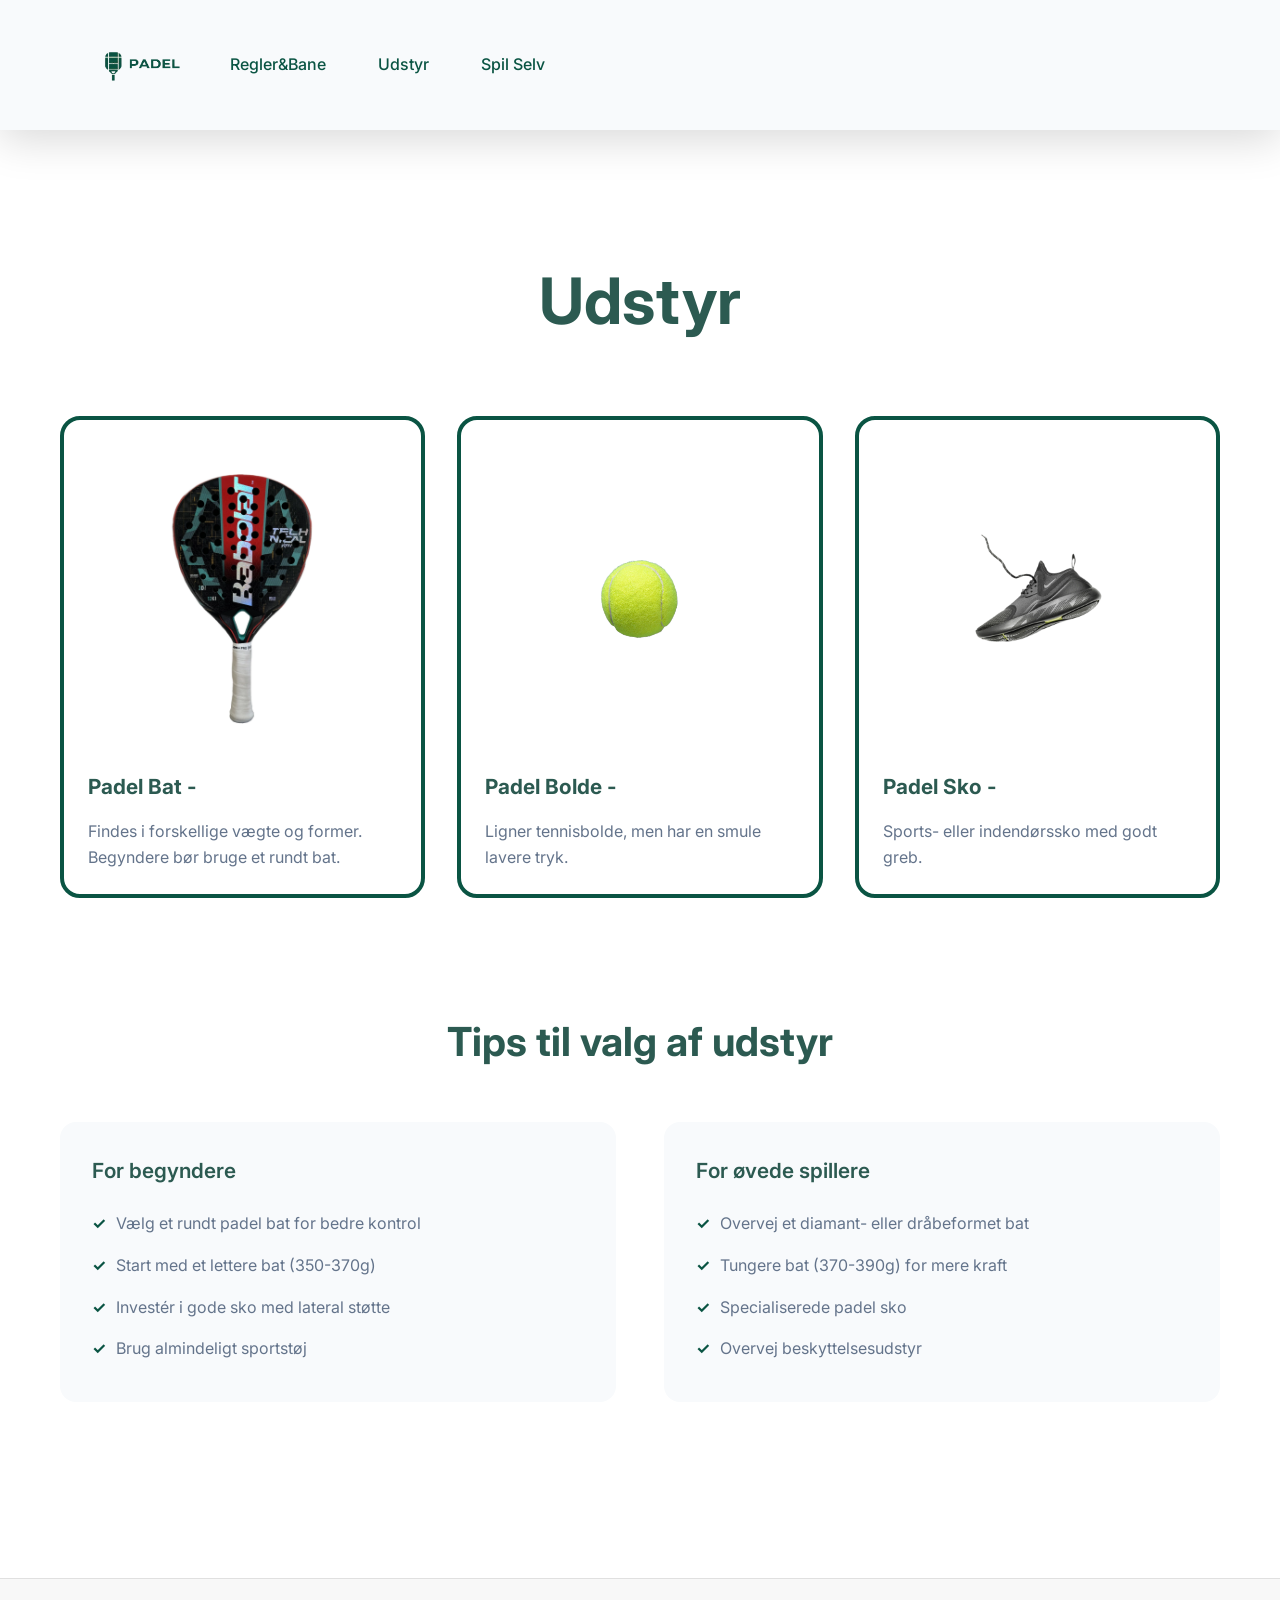
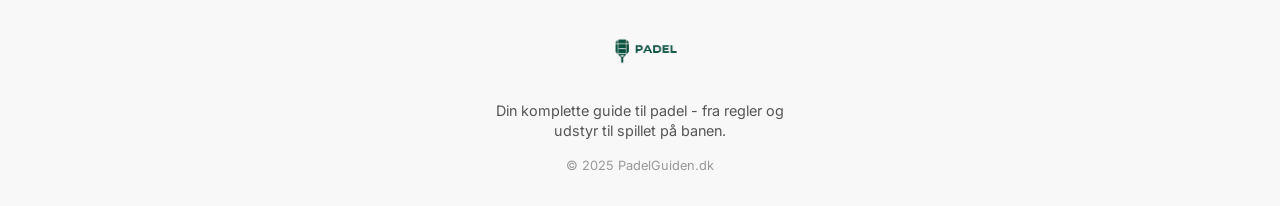
<file: udstyr.html>
<!DOCTYPE html>
<html lang="da">
  <head>
    <meta charset="UTF-8" />
    <meta name="viewport" content="width=device-width, initial-scale=1.0" />
    <meta http-equiv="X-UA-Compatible" content="IE=edge" />
    <link
      rel="icon"
      href="billag_cs/logo/logo_uden tekst.webp"
      type="image/png"
    />
    <title>Udstyr - PADEL</title>
    <link rel="stylesheet" href="./style.css" />
    <link
      href="https://fonts.googleapis.com/css2?family=Inter:wght@300;400;500;600;700;800&display=swap"
      rel="stylesheet"
    />
  </head>

  <body>
    <!-- Navigation -->
    <header class="navbar">
      <div class="nav-container">
        <div class="logo">
          <a href="index.html">
            <img src="billag_cs/logo/logo.webp" alt="Padel Logo" />
          </a>
        </div>
        <nav>
          <ul id="primary-menu" class="menu">
            <li><a href="regler.html" class="nav-link">Regler&Bane</a></li>
            <li><a href="udstyr.html" class="nav-link">Udstyr</a></li>
            <li><a href="spilselv.html" class="nav-link">Spil Selv</a></li>
          </ul>
          <button
            class="burger"
            aria-label="Åbn mobilmenu"
            aria-controls="primary-menu"
            aria-expanded="false"
          >
            <span class="line"></span>
            <span class="line"></span>
            <span class="line"></span>
          </button>
        </nav>
      </div>
    </header>

    <!-- Page Content -->
    <main class="equipment-page">
      <div class="container">
        <div class="page-header">
          <h1 class="gear__title">Udstyr</h1>
        </div>

        <!-- Equipment Grid -->
        <div class="equipment-grid">
          <a
            href="https://whitesport.dk/collections/padel-bat"
            class="gear-card"
          >
            <div class="gear-card__media">
              <img src="billag_cs/padelbat.webp" alt="Padel Bat" />
            </div>
            <h3 class="gear-card__title">Padel Bat -</h3>
            <p class="gear-card__text">
              Findes i forskellige vægte og former. Begyndere bør bruge et rundt
              bat.
            </p>
          </a>

          <a
            href="https://whitesport.dk/collections/padel-bolde"
            class="gear-card"
          >
            <div class="gear-card__media">
              <img src="billag_cs/tennisbold.webp" alt="Padel Bolde" />
            </div>
            <h3 class="gear-card__title">Padel Bolde -</h3>
            <p class="gear-card__text">
              Ligner tennisbolde, men har en smule lavere tryk.
            </p>
          </a>

          <a
            href="https://whitesport.dk/collections/padel-sko"
            class="gear-card"
          >
            <div class="gear-card__media">
              <img src="billag_cs/padelsko.webp" alt="Padel Sko" />
            </div>
            <h3 class="gear-card__title">Padel Sko -</h3>
            <p class="gear-card__text">
              Sports- eller indendørssko med godt greb.
            </p>
          </a>
        </div>

        <!-- Equipment Tips -->
        <section class="equipment-tips">
          <h2 class="section-title">Tips til valg af udstyr</h2>
          <div class="tips-content">
            <div class="tip-group">
              <h3>For begyndere</h3>
              <ul class="tip-list">
                <li>Vælg et rundt padel bat for bedre kontrol</li>
                <li>Start med et lettere bat (350-370g)</li>
                <li>Investér i gode sko med lateral støtte</li>
                <li>Brug almindeligt sportstøj</li>
              </ul>
            </div>

            <div class="tip-group">
              <h3>For øvede spillere</h3>
              <ul class="tip-list">
                <li>Overvej et diamant- eller dråbeformet bat</li>
                <li>Tungere bat (370-390g) for mere kraft</li>
                <li>Specialiserede padel sko</li>
                <li>Overvej beskyttelsesudstyr</li>
              </ul>
            </div>
          </div>
        </section>
      </div>
    </main>

    <!-- Footer -->
    <footer class="site-footer">
      <div class="footer-content">
        <img
          src="billag_cs/logo/logo.webp"
          alt="Padel Logo"
          class="footer-logo"
        />
        <p class="footer-text">
          Din komplette guide til padel - fra regler og udstyr til spillet på
          banen.
        </p>
      </div>
      <p class="footer-copy">© 2025 PadelGuiden.dk</p>
    </footer>
    <script src="menu.js"></script>
  </body>
</html>
</file>
<file: style.css>
/*************** Start - Reset *********************/
* {
  margin: 0;
  padding: 0;
  box-sizing: border-box;
}
/*************** Slut - Reset *********************/

/*************** Start - Burgermenu/Logo *********************/
header {
  position: sticky;
  top: 0;
  display: flex;
  justify-content: space-between;
  align-items: center;
  padding: 20px;
  background-color: #ffffff;
  box-shadow: 0 10px 10px rgba(0, 0, 0, 0.1);
}

.logo img {
  width: 200px;
  height: 200px;
}

nav {
  display: flex;
  align-items: center;
}

.menu {
  display: flex;
  list-style: none;
  margin: 0;
  padding: 0;
}

.menu li {
  margin-right: 20px;
}

.menu li:last-child {
  margin-right: 0;
}

.menu a {
  display: block;
  padding: 10px;
  color: #333333;
  text-decoration: none;
  transition: color 0.3s;
  text-align: end;
}

.menu a:hover {
  color: #ff0000;
}

.burger {
  width: 30px;
  height: 20px;
  cursor: pointer;
}

.burger .line {
  display: block;
  width: 100%;
  height: 2px;
  background-color: #333333;
  margin-bottom: 5px;
  transition: 0.2s linear;
}
.burger {
  display: none;
}
@media screen and (max-width: 800px) {
  .menu {
    display: none;
  }
  .burger {
    display: block;
    background-color: transparent;
    border: 0;
  }
  .burger.active .line:nth-child(1) {
    transform: rotate(45deg) translate(5px, 5px);
    transition: 0.2s linear;
  }

  .burger.active .line:nth-child(2) {
    opacity: 0;
    transition: 0.15s linear;
  }

  .burger.active .line:nth-child(3) {
    transform: rotate(-45deg) translate(5px, -5px);
    transition: 0.2s linear;
  }

  nav.active .menu {
    display: block;
    background-color: #ffffff;
    position: absolute;
    top: 94px;
    left: 0;
    width: 100%;
    box-shadow: 0 10px 10px rgba(0, 0, 0, 0.1);
    z-index: 1;
  }

  nav.active .menu li {
    margin: 10px 20px;
  }

  nav.active .menu a {
    font-size: 24px;
  }
}
/*************** Slut - Burgermenu/Logo *********************/

/* CSS Variables */
:root {
  --bg-cream: #fff;
  --green: #0a5443;
  --green-dark: #2c5a51;
  --green-light: #17a673;
  --ink: #173f37;
  --yellow: #ffe800;
  --white: #ffffff;
  --gray-light: #f8fafc;
  --gray: #64748b;
  --shadow: 0 4px 20px rgba(0, 0, 0, 0.08);
  --shadow-hover: 0 10px 40px rgba(0, 0, 0, 0.15);
  --transition: all 0.3s ease;
}

/* Reset and Base Styles */
* {
  margin: 0;
  padding: 0;
  box-sizing: border-box;
}

body {
  font-family: "Inter", "Segoe UI", Roboto, sans-serif;
  line-height: 1.6;
  color: var(--ink);
  background-color: var(--bg-cream);
  overflow-x: hidden;
}

img {
  width: 100%;
  height: auto;
  display: block;
}

.container {
  max-width: 1200px;
  margin: 0 auto;
  padding: 0 20px;
}

/* Navigation */
.navbar {
  position: sticky;
  top: 0;
  background-color: var(--gray-light);
  backdrop-filter: blur(10px);
  z-index: 1000;
  transition: var(--transition);
  box-shadow: 0 2px 20px rgba(0, 0, 0, 0.08);
  box-shadow: var(--shadow-hover);
}

.nav-container {
  display: flex;
  justify-content: space-between;
  align-items: center;
  padding: 20px;
  height: 90px;
}

.logo img {
  width: 190px;
  max-height: 100px;
  object-fit: contain;
}

nav {
  display: flex;
  align-items: center;
}

.menu {
  display: flex;
  list-style: none;
  margin: 0;
  padding: 0;
  gap: 2rem;
}

.menu a {
  display: block;
  padding: 10px 0;
  color: var(--green);
  text-decoration: none;
  font-weight: 500;
  transition: var(--transition);
  position: relative;
}

.menu a:hover,
.menu a.active {
  color: var(--green-dark);
}

.menu a::after {
  content: "";
  position: absolute;
  bottom: 0;
  left: 0;
  width: 0;
  height: 2px;
  background: var(--green);
  transition: width 0.3s ease;
}

.menu a:hover::after,
.menu a.active::after {
  width: 100%;
}

.burger {
  width: 30px;
  height: 20px;
  cursor: pointer;
  background: transparent;
  border: none;
  display: none;
}

.burger .line {
  display: block;
  width: 100%;
  height: 2px;
  background-color: var(--green);
  margin-bottom: 5px;
  transition: 0.2s linear;
}

/******* Index.html *********/
.hero {
  background: var(--white);
  padding: 1rem 0 3rem;
  text-align: center;
}

.hero-card {
  position: relative;
  max-width: 1100px;
  margin: 0 auto 2rem;
  border-radius: 16px;
  overflow: hidden;
  box-shadow: var(--shadow-hover);
}

.hero-image {
  width: 100%;
  height: 60vh;
  object-fit: cover;
  object-position: center;
}

.hero-overlay {
  position: absolute;
  top: 0;
  left: 0;
  width: 100%;
  height: 100%;
  background: linear-gradient(
    135deg,
    rgba(10, 84, 67, 0.381) 0%,
    rgba(0, 0, 0, 0.482) 100%
  );
}

.hero-content {
  position: absolute;
  top: 59%;
  left: 50%;
  transform: translate(-50%, -50%);
  text-align: center;
  color: white;
  z-index: 2;
}

.hero-title {
  font-size: clamp(2.5rem, 5vw, 4rem);
  font-weight: 700;
  margin-bottom: 1rem;
  text-shadow: 2px 2px 4px rgba(0, 0, 0, 0.3);
  line-height: 1.2;
}

.hero-subtitle {
  font-size: clamp(1.1rem, 2vw, 1.3rem);
  opacity: 0.9;
  font-weight: 300;
}

.hero-nav {
  display: flex;
  justify-content: center;
}

/* Section Titles */
.section-title {
  font-size: clamp(2rem, 4vw, 2.5rem);
  font-weight: 700;
  text-align: center;
  margin-bottom: 3rem;
  color: var(--green-dark);
}

/* About Section */
.about-section {
  padding: 80px 0;
  background: var(--white);
}

.about-grid {
  display: grid;
  grid-template-columns: 1fr 1fr;
  gap: 4rem;
  align-items: center;
}

.about-description {
  font-size: 1.1rem;
  margin-bottom: 3rem;
  color: var(--gray);
  line-height: 1.8;
}

.feature-list {
  display: flex;
  flex-direction: column;
  gap: 1rem;
}

.feature-item {
  display: flex;
  align-items: center;
  gap: 1em;
  padding: 1rem;
  background: var(--gray-light);
  border-radius: 12px;
  transition: var(--transition);
}

.feature-icon {
  font-size: 1.5rem;
  width: 40px;
  text-align: center;
}

.about-img {
  width: 110%;
  border-radius: 16px;
  box-shadow: var(--shadow-hover);
  transition: var(--transition);
}

/* Quick Links */
.quick-links {
  padding: 80px 0;
  background: var(--gray-light);
}

.links-grid {
  display: grid;
  grid-template-columns: repeat(auto-fit, minmax(300px, 1fr));
  gap: 2rem;
  margin-top: 3rem;
}

.link-card {
  background: var(--white);
  padding: 2rem;
  border-radius: 16px;
  text-decoration: none;
  color: inherit;
  box-shadow: var(--shadow);
  transition: var(--transition);
  position: relative;
  overflow: hidden;
}

.link-card:hover {
  transform: translateY(-5px);
  box-shadow: var(--shadow-hover);
}

.link-card h3 {
  font-size: 1.3rem;
  font-weight: 600;
  margin-bottom: 0.5rem;
  color: var(--green-dark);
}

.link-card p {
  color: var(--gray);
  margin-bottom: 1rem;
}

.card-arrow {
  position: absolute;
  top: 1.5rem;
  right: 1.5rem;
  font-size: 1.2rem;
  color: var(--green);
  transition: var(--transition);
}

.link-card:hover .card-arrow {
  transform: translateX(5px);
}

/******** Regler.html *******/
.rules-page {
  padding: 120px 0 80px;
  background: var(--white);
}

.page-header {
  text-align: center;
  margin-bottom: 4rem;
}

.rules__title {
  font-size: clamp(2.4rem, 5vw, 4rem);
  font-weight: 700;
  color: var(--green-dark);
  line-height: 1.2;
  margin: 0;
}

.rules-grid {
  display: grid;
  grid-template-columns: 1fr 1fr;
  gap: 4rem;
  align-items: start;
  margin-bottom: 5rem;
}

.rules__list {
  display: flex;
  flex-direction: column;
  gap: 2.8rem;
}

.rule-item {
  display: flex;
  gap: 1.5rem;
  align-items: flex-start;
}

.dot {
  width: 1rem;
  height: 1rem;
  border-radius: 50%;
  background: var(--green);
  margin-top: 0.45rem;
}

.rule-text {
  font-size: 1.1rem;
  line-height: 1.7;
  color: var(--ink);
}

.rules__text {
  background: var(--gray-light);
  padding: 2rem;
  border-radius: 16px;
  box-shadow: var(--shadow-hover);
}

.rules__text h2 {
  color: var(--green);
  font-weight: 700;
  font-size: 1.5rem;
}

.rules__text p {
  margin-bottom: 1rem;
  line-height: 1.7;
  color: var(--ink);
}

.court-image-section {
  text-align: center;
  margin: 4rem 0;
}

.rules-img {
  max-width: 800px;
  margin: 0 auto;
  border-radius: 10px;
  box-shadow: var(--shadow-hover);
}

/* Tips Section */
.tips-section {
  padding: 60px 0;
  background: var(--white);
}

.tips-grid {
  display: grid;
  grid-template-columns: repeat(auto-fit, minmax(250px, 1fr));
  gap: 2rem;
  margin-top: 3rem;
}

.tip-card {
  background: var(--gray-light);
  padding: 2rem;
  border-radius: 16px;
  text-align: center;
  transition: var(--transition);
  border: 2px solid transparent;
}

.tip-card h3 {
  font-size: 1.2rem;
  font-weight: 600;
  margin-bottom: 0.5rem;
  color: var(--green-dark);
}

.tip-card p {
  color: var(--gray);
}

/********* Udstyr.html *******/
.equipment-page {
  padding: 120px 0 80px;
  background: var(--white);
}

.gear__title {
  font-size: clamp(2rem, 5vw, 4rem);
  font-weight: 700;
  color: var(--green-dark);
  text-align: center;
  margin: 0 0 3rem;
}

.equipment-grid {
  display: grid;
  grid-template-columns: repeat(auto-fit, minmax(320px, 1fr));
  gap: 2rem;
  margin-bottom: 4rem;
}

.gear-card {
  background: var(--white);
  border: 4px solid var(--green);
  border-radius: 20px;
  padding: 1.5rem;
  text-decoration: none;
  color: inherit;
  transition: var(--transition);
  display: grid;
  grid-template-rows: auto auto 1fr;
  gap: 1rem;
}

.gear-card:hover {
  transform: translateY(-5px);
  box-shadow: var(--shadow-hover);
  border-color: var(--green-dark);
}

.gear-card__media {
  aspect-ratio: 1 / 1;
  background: var(--white);
  border-radius: 12px;
  display: flex;
  align-items: center;
  justify-content: center;
  overflow: hidden;
  padding: 1rem;
}

.gear-card__media img {
  max-width: 90%;
  max-height: 90%;
  object-fit: contain;
}

.gear-card__title {
  color: var(--green-dark);
  font-weight: 700;
  font-size: 1.3rem;
  margin: 0;
}

.gear-card__text {
  color: var(--gray);
  line-height: 1.6;
  font-size: 1rem;
}

.gear-card:hover .gear-card__title::after {
  content: " ↗";
  opacity: 0.7;
}

/* Equipment Tips */
.equipment-tips {
  background: var(--white);
  padding: 3rem 0;
  border-radius: 20px;
  margin: 3rem 0;
}

.tips-content {
  display: grid;
  grid-template-columns: 1fr 1fr;
  gap: 3rem;
  margin-top: 2rem;
}

.tip-group {
  background: var(--gray-light);
  padding: 2rem;
  border-radius: 16px;
}

.tip-group h3 {
  color: var(--green-dark);
  margin-bottom: 1rem;
  font-size: 1.3rem;
  font-weight: 600;
}

.tip-list {
  list-style: none;
}

.tip-list li {
  padding: 0.5rem 0;
  color: var(--gray);
  position: relative;
  padding-left: 1.5rem;
  line-height: 1.6;
}

.tip-list li::before {
  content: "✓";
  position: absolute;
  left: 0;
  color: var(--green);
  font-weight: bold;
}

/********** Spilselv.html *************/
.spilselv-page {
  padding: 120px 0 80px;
  background: var(--white);
}

.page-header {
  text-align: center;
  margin-bottom: 4rem;
}

.play__title {
  font-size: clamp(2rem, 5vw + 0.4rem, 4rem);
  font-weight: 700;
  color: var(--green-dark);
  line-height: 1.05;
  letter-spacing: 0.2px;
  margin: 0 0 clamp(1.25rem, 3vw, 2rem);
}

.play__intro {
  color: var(--ink);
  font-size: clamp(1.05rem, 1.5vw, 1.2rem);
  line-height: 1.75;
  max-width: 65ch;
  margin: 0 auto;
}

/* Main Panel */
.play__panel {
  background: var(--white);
  color: #eaf4f1;
  border-radius: 28px;
  padding: clamp(2rem, 4vw, 3rem);
  box-shadow: 0 12px 30px rgba(0, 0, 0, 0.12);
  margin-bottom: 4rem;
}

.play__map {
  background: none;
  border-radius: 16px;
  padding: 0.6rem;
  margin-bottom: 2rem;
}

.play__map img {
  display: block;
  width: 100%;
  height: auto;
  border-radius: 12px;
  object-fit: cover;
  max-height: 400px;
}

.play__cta {
  text-align: center;
}

.btn-find {
  display: inline-flex;
  align-items: center;
  justify-content: center;

  background: var(--green-light);
  color: var(--white);
  font-weight: 800;
  font-size: clamp(1rem, 1.8vw, 1.35rem);
  text-decoration: none;
  border: none;
  cursor: pointer;

  padding: 1.2rem 2.5rem;
  border-radius: 50px;
  box-shadow: 0 10px 24px rgba(0, 0, 0, 0.18);
  transition: var(--transition);
}

.btn-find:hover {
  transform: translateY(-3px);
  box-shadow: 0 16px 34px rgba(0, 0, 0, 0.22);
  filter: saturate(1.05);
}

.btn-find:focus-visible {
  outline: 3px solid #fff;
  outline-offset: 3px;
}

/* Section Titles */
.section-title {
  font-size: clamp(1.8rem, 4vw, 2.5rem);
  font-weight: 700;
  text-align: center;
  margin-bottom: 3rem;
  color: var(--green-dark);
}

/* Info Section */
.info-section {
  margin: 4rem 0;
  background: var(--white);
  padding: 3rem 2rem;
  border-radius: 20px;
  box-shadow: var(--shadow);
}

.info-grid {
  display: grid;
  grid-template-columns: repeat(auto-fit, minmax(250px, 1fr));
  gap: 2rem;
  margin-top: 2rem;
}

.info-card {
  background: var(--gray-light);
  padding: 2rem;
  border-radius: 16px;
  text-align: center;
  transition: var(--transition);
  border: 2px solid transparent;
}

.info-card h3 {
  font-size: 1.3rem;
  font-weight: 600;
  margin-bottom: 0.5rem;
  color: var(--green-dark);
}

.info-card p {
  color: var(--gray);
  line-height: 1.6;
}

/* Booking Tips */
.booking-tips {
  background: var(--white);
  padding: 3rem 2rem;
  border-radius: 20px;
  box-shadow: var(--shadow);
  margin: 3rem 0;
}

.tips-grid {
  display: grid;
  grid-template-columns: repeat(auto-fit, minmax(300px, 1fr));
  gap: 2rem;
  margin-top: 2rem;
}

.tip-item {
  display: flex;
  align-items: flex-start;
  gap: 1rem;
  padding: 1.5rem;
  background: var(--gray-light);
  border-radius: 16px;
  transition: var(--transition);
}

.tip-content h4 {
  font-size: 1.1rem;
  font-weight: 600;
  margin-bottom: 0.5rem;
  color: var(--green-dark);
}

.tip-content p {
  color: var(--gray);
  line-height: 1.6;
  font-size: 0.95rem;
}

/***** Footer ******/
.site-footer {
  background-color: #f8f8f8;
  text-align: center;
  padding: 30px 15px;
  border-top: 1px solid #e0e0e0;
}

.footer-content {
  display: flex;
  flex-direction: column;
  align-items: center;
  gap: 10px;
}

.footer-logo {
  width: 120px;
  height: auto;
}

.footer-text {
  font-size: 0.9rem;
  color: #555;
  max-width: 300px;
  line-height: 1.4;
}

.footer-copy {
  margin-top: 15px;
  font-size: 0.8rem;
  color: #999;
}

/* --- Added by ChatGPT: Mobile polish block --- */

/******* Mobile *********/
@media (max-width: 768px) {
  /* Layout paddings */
  body {
    font-size: 16px;
    line-height: 1.6;
  }
  header {
    padding: 12px 16px;
  }
  .nav-container {
    gap: 8px;
  }
  .logo img {
    width: 150px;
    height: auto;
  }

  /* Burger visible, desktop menu hidden */
  .menu {
    display: none !important;
  }
  .burger {
    display: block;
    width: 36px;
    height: 28px;
    border: 0;
    background: transparent;
  }

  /* Mobile nav as full-screen overlay */
  nav.active .menu {
    display: flex !important;
    flex-direction: column;
    gap: 6px;
    position: fixed;
    inset: 0;
    padding: 96px 24px 24px;
    background: #ffffff;
    z-index: 999;
    overflow-y: auto;
  }
  nav.active .menu li {
    margin: 0;
  }
  nav.active .menu a {
    font-size: 20px;
    padding: 14px 10px;
    border-bottom: 1px solid rgba(0, 0, 0, 0.06);
  }

  /* Lock scroll when menu is open */
  body.no-scroll {
    overflow: hidden;
  }

  /* Burger animation lines (fallback if missing) */
  .burger .line {
    display: block;
    width: 100%;
    height: 2px;
    background: #333;
    margin: 6px 0;
    transition: transform 0.2s linear, opacity 0.15s linear;
  }
  .burger.active .line:nth-child(1) {
    transform: rotate(45deg) translate(5px, 5px);
  }
  .burger.active .line:nth-child(2) {
    opacity: 0;
  }
  .burger.active .line:nth-child(3) {
    transform: rotate(-45deg) translate(6px, -6px);
  }

  /* Hero */
  .hero-card {
    grid-template-columns: 1fr;
    gap: 16px;
    padding: 16px;
  }
  .hero-image {
    max-height: 44vh;
    object-fit: cover;
    border-radius: 16px;
  }
  .hero-title {
    font-size: clamp(24px, 6vw, 32px);
  }
  .hero-subtitle {
    font-size: clamp(14px, 4.2vw, 18px);
  }
  .hero-nav {
    display: flex;
    flex-wrap: wrap;
    gap: 10px;
  }
  .hero-nav .btn {
    width: 100%;
    justify-content: center;
    padding: 14px;
  }

  /* Grids single column */
  .about-grid,
  .equipment-grid {
    grid-template-columns: 1fr !important;
    gap: 16px;
  }

  /* Cards & images */
  .gear-card__media {
    aspect-ratio: 1 / 1;
    border-radius: 16px;
  }
  .gear-card__media img {
    max-width: min(92%, 320px);
    margin: 0 auto;
  }

  /* Tables: make scroll if overflow */
  .table-wrapper {
    overflow-x: auto;
    -webkit-overflow-scrolling: touch;
  }
  table {
    min-width: 640px;
  }

  /* Sections padding */
  .section,
  .about-section,
  .equipment-section {
    padding: 32px 16px;
  }

  /* Footer */
  footer {
    padding: 24px 16px;
    text-align: center;
  }
}

/******* mobile ********/
@media (max-width: 420px) {
  .logo img {
    width: 128px;
  }
  .hero-image {
    max-height: 38vh;
  }
  .hero-nav .btn {
    font-size: 16px;
    padding: 12px;
  }
}

/******* mobile ******/
@media (max-width: 768px) {
  /******* Forside – image *******/
  .about-img {
    width: 100% !important;
    max-width: 100%;
    height: auto;
    display: block;
    margin: 0 auto; /* center inside its card */
    object-fit: cover;
    object-position: center;
  }

  /******* Regler & Bane – dots *********/
  .rule-item {
    align-items: flex-start;
  }
  .dot {
    width: 12px !important;
    height: 12px !important;
    aspect-ratio: 1 / 1;
    border-radius: 50% !important;
    flex: 0 0 auto; /* prevent flex-stretch */
    margin-top: 6px; /* visually center against first line */
  }

  /******** Udstyr – columns centered *******/
  .equipment-tips {
    overflow-x: hidden;
  }
  .tips-content {
    grid-template-columns: 1fr !important; /* stack on small screens */
    gap: 20px;
    padding-left: 16px;
    padding-right: 16px;
    justify-items: center; /* center the cards */
  }
  .tip-group {
    width: 100%;
    max-width: 640px; /* nice readable width */
  }

  /* Global safety against horizontal jiggle */
  html,
  body {
    overflow-x: hidden;
  }
}
</file>
